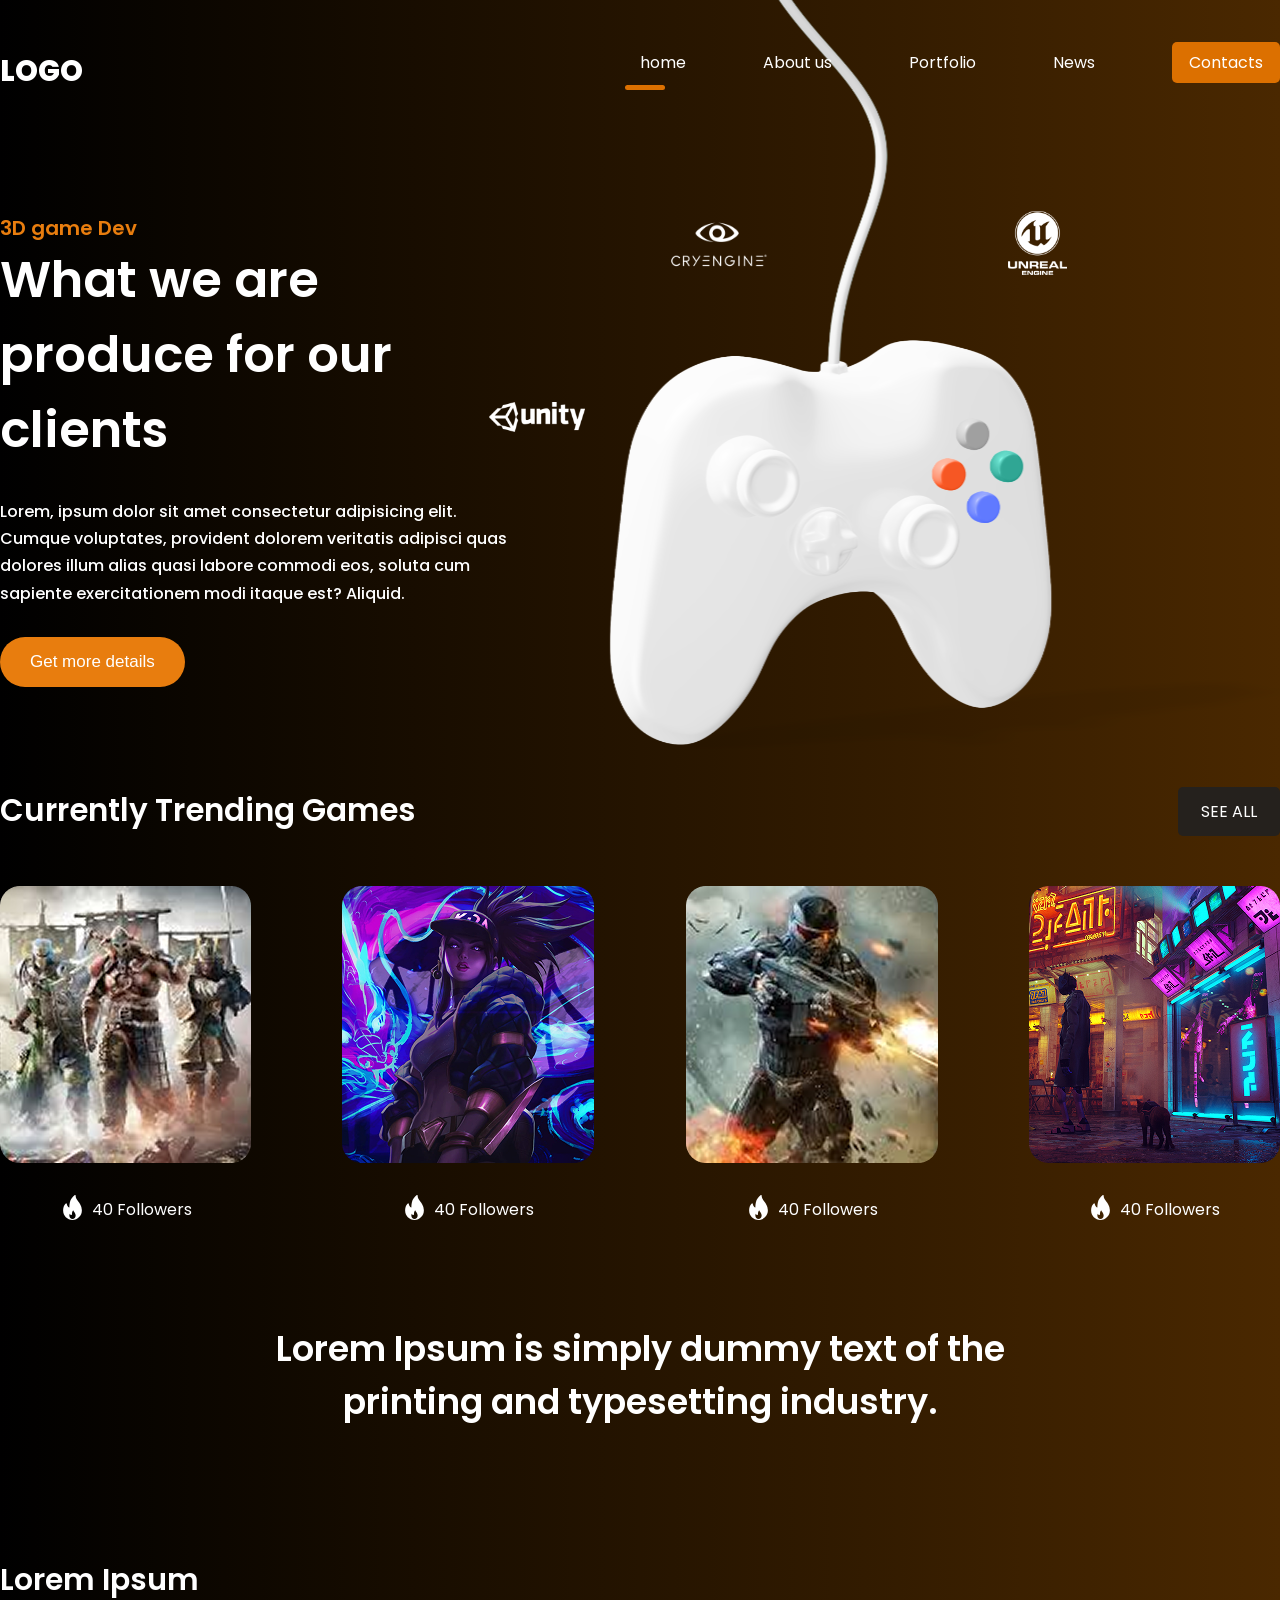
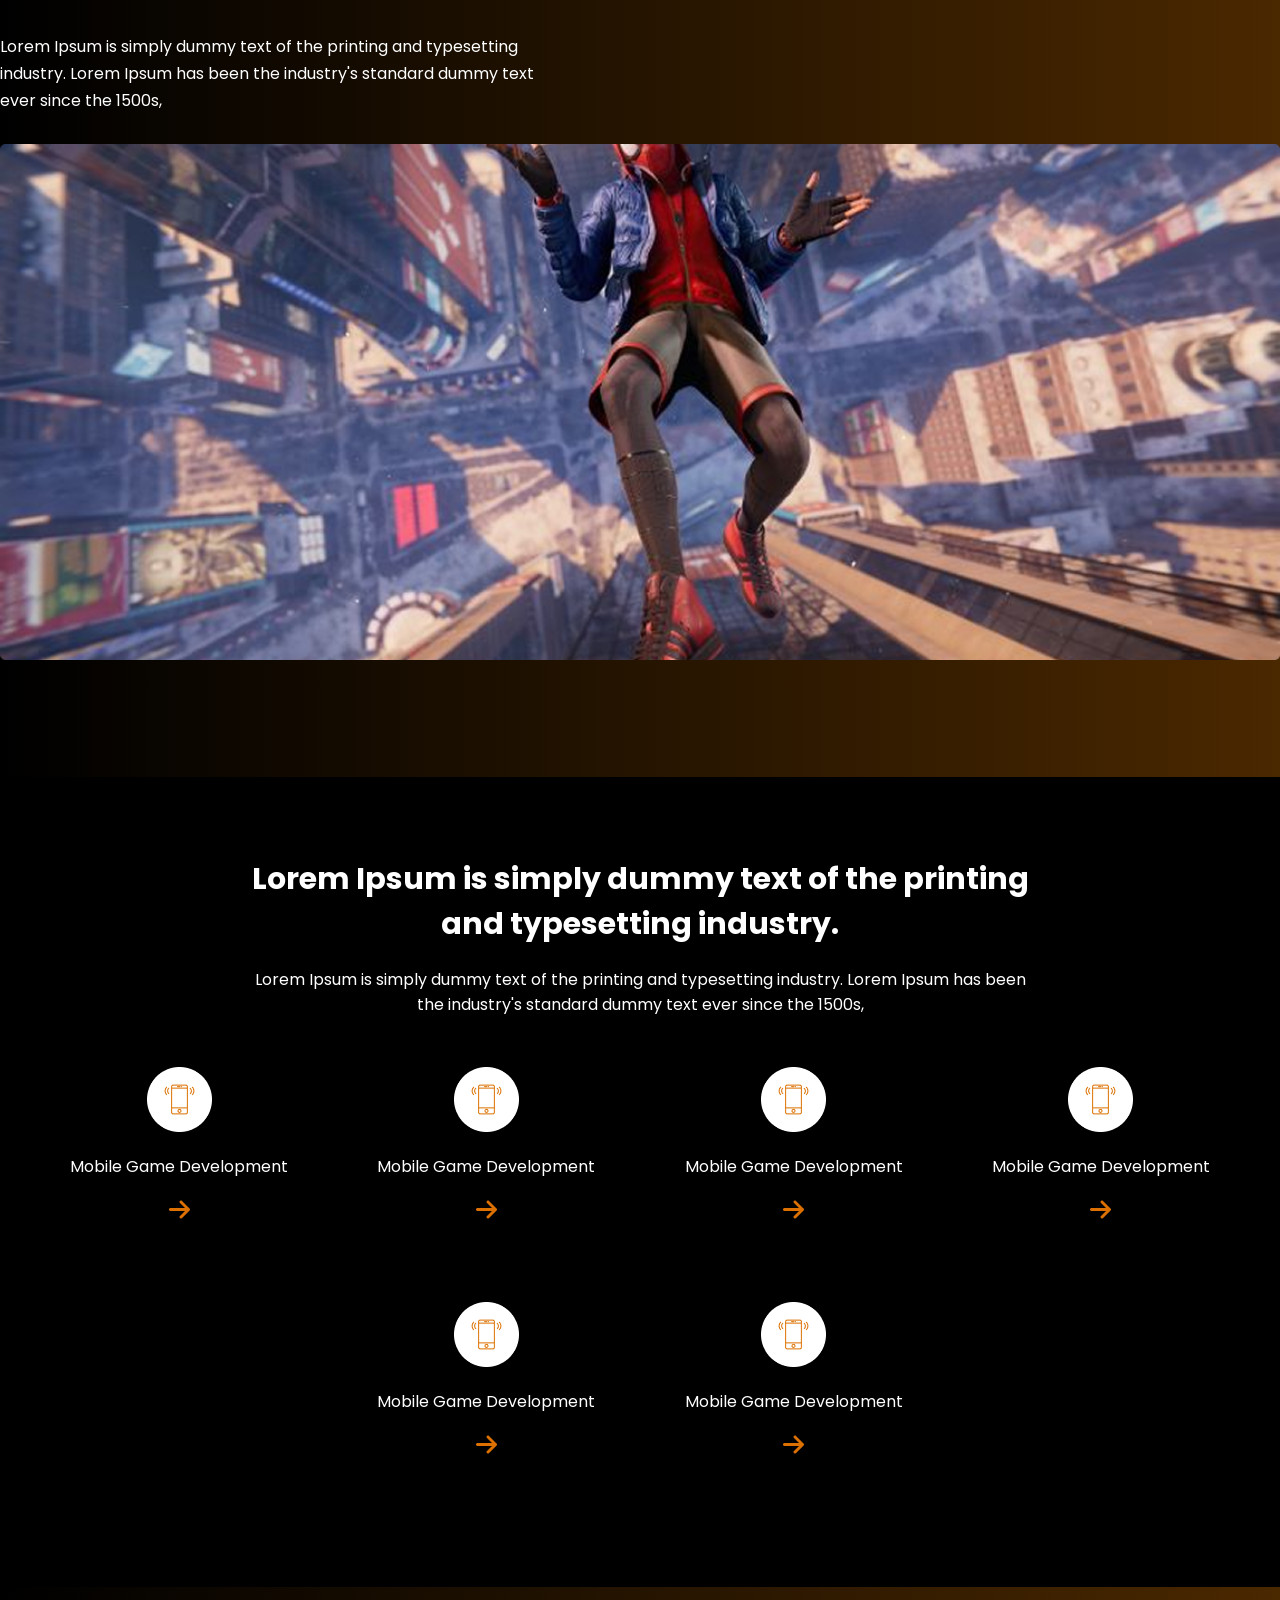
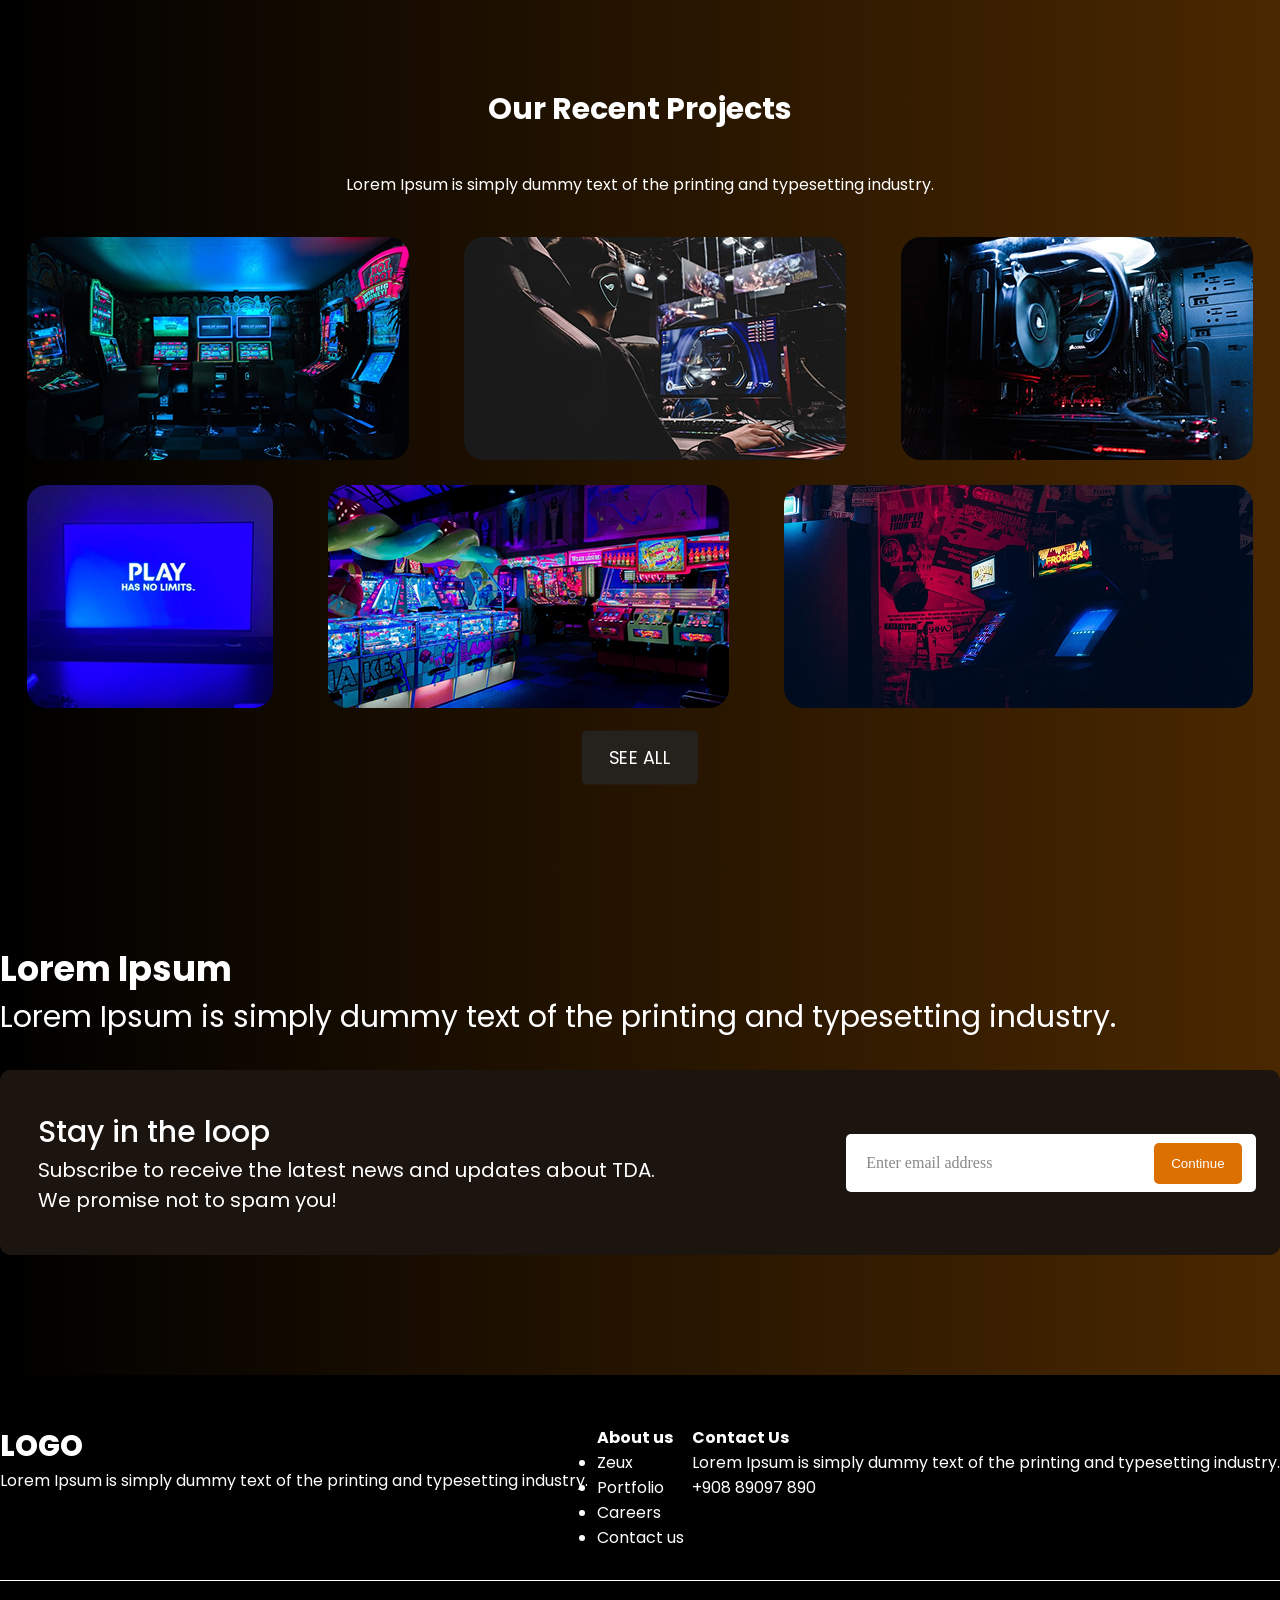
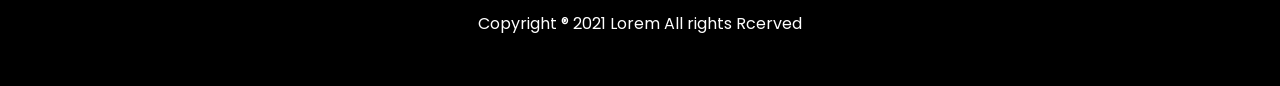
<file: index.html>
<!DOCTYPE html>
 <html lang="en">
 <head>
    <meta charset="UTF-8">
    <meta name="viewport" content="width=device-width, initial-scale=1.0">
    <title>First</title>
    <link rel="stylesheet" href="/css/main.css">
 </head>
 <body>
    <div class="wrapper">
    <header class="container">
        <span class="logo">
           logo
        </span>
        <nav>
            <ul>
                <li class="active"><a href='/'>home</a></li>
                <li><a href='/about.html'>About us</a></li>
                <li><a href='#'>Portfolio</a></li>
                <li><a href='#'>News</a></li>
                <li class="btn"><a href='/contacts.html'>Contacts</a></li>
            </ul>
        </nav>

    </header>
    <div class="hero container">
        <div class="hero--info">
            <h2>3D game Dev</h2>
            <h1>What we are produce for our clients</h1>
            <p>Lorem, ipsum dolor sit amet consectetur adipisicing elit.
                 Cumque voluptates, provident dolorem veritatis adipisci quas
                 dolores illum alias quasi labore commodi eos, soluta cum sapiente
                  exercitationem modi itaque est? Aliquid.</p>
            <button class="btn">Get more details</button>
        </div>
        <img src="img/joystick.svg" alt="">
    </div>
    <div class="container trending">
        <a href="#" class="see-all">SEE ALL</a>
        <h3>Currently Trending Games</h3>
        <div class="games">
            <div class="block">
                <img src="/img/game1.png" alt="">
                <span><img src="/img/fire.svg" alt="">40 Followers</span>
            </div>
            <div class="block">
                <img src="/img/game2.png" alt="">
                <span><img src="/img/fire.svg" alt="">40 Followers</span>
            </div>
            <div class="block">
                <img src="/img/game3.png" alt="">
                <span><img src="/img/fire.svg" alt="">40 Followers</span>
            </div>
            <div class="block">
                <img src="/img/game4.png" alt="">
                <span><img src="/img/fire.svg" alt="">40 Followers</span>
            </div>
        </div>
    </div>
    <div class="container big-text">
        <p>Lorem Ipsum is simply dummy text of the printing and typesetting industry.</p>
    </div>
    <div class="container banner">
        <h3>Lorem Ipsum</h3>
        <p>Lorem Ipsum is simply dummy text of the printing and typesetting industry. Lorem Ipsum has been the industry's standard dummy text ever since the 1500s,</p>
        <img src="img/spidy.png" alt="">
    </div>
    </div>
    <div class="features">
        <div class="container">
            <h3>Lorem Ipsum is simply dummy text of the printing and typesetting industry.</h3>
            <p>Lorem Ipsum is simply dummy text of the printing and typesetting industry. Lorem Ipsum has been the industry's standard dummy text ever since the 1500s,</p>
            <div class="info">
                <div class="block">
                    <img src="img/feat1.png" alt="">
                    <p>Mobile Game Development</p>
                    <img src="img/arrow.png" alt="">
                </div>
                <div class="block">
                    <img src="img/feat1.png" alt="">
                    <p>Mobile Game Development</p>
                    <img src="img/arrow.png" alt="">
                </div>
                <div class="block">
                    <img src="img/feat1.png" alt="">
                    <p>Mobile Game Development</p>
                    <img src="img/arrow.png" alt="">
                </div>
                <div class="block">
                    <img src="img/feat1.png" alt="">
                    <p>Mobile Game Development</p>
                    <img src="img/arrow.png" alt="">
                </div>
                <div class="block">
                    <img src="img/feat1.png" alt="">
                    <p>Mobile Game Development</p>
                    <img src="img/arrow.png" alt="">
                </div>
                <div class="block">
                    <img src="img/feat1.png" alt="">
                    <p>Mobile Game Development</p>
                    <img src="img/arrow.png" alt="">
                </div>
            </div>
        </div>
    </div>
    <div class="wrapper">
        <div class="container projects">
            <h3>Our Recent Projects</h3>
            <p>Lorem Ipsum is simply dummy text of the printing and typesetting industry. </p>
            <div class="images">
                <img src="img/recent1.png" alt="">
                <img src="img/recent2.png" alt="">
                <img src="img/recent3.png" alt="">
            </div>
            <div class="images">
                <img src="img/recent5.png" alt="">
                <img src="img/recent4.png" alt="">
                <img src="img/recent6.png" alt="">
            </div>
            <a href="" class="see-all">SEE ALL</a>
        </div>
        <div class="container email">
            <h3>Lorem Ipsum</h3>
            <p>Lorem Ipsum is simply dummy text of the printing and typesetting industry. </p>
            <div class="block">
                <div>
                    <h4>Stay in the loop</h4>
                    <p>Subscribe to receive the latest news and updates about TDA. We promise not to spam you! </p>
                </div>
                <div>
                    <input type="email" id="emailField" placeholder="Enter email address">
                    <button onclick="checkEmail()">Continue</button>
                </div>
            </div>
        </div>
    </div>
    <footer>
        <div class="fblocks container">
            <div>
                <span class="logo">LOGO</span>
                <p>Lorem Ipsum is simply dummy text of the printing and typesetting industry. </p>
            </div>
            <div>
                <h4>About us</h4>
                <ul>
                    <li>Zeux</li>
                     <li>Portfolio</li>
                     <li>Careers</li>
                     <li> Contact us</li>
                </ul>
            </div>
            <div>
                <h4>Contact Us</h4>
                <p>Lorem Ipsum is simply dummy text of the printing and typesetting industry. </p>
                <p>+908 89097 890</p>
            </div>
        </div>
        <hr>
        <p>Copyright ® 2021 Lorem All rights Rcerved</p>
    </footer>

    <script>
        function checkEmail() {
           let email = document.querySelector('#emailField').value;
           if(!email.includes('@')) alert('No symbol @');
           else if(!email.includes('.')) alert('No symbol .');
           else alert('Cool!');
           
        }
    </script>
 </body>
 </html>
</file>
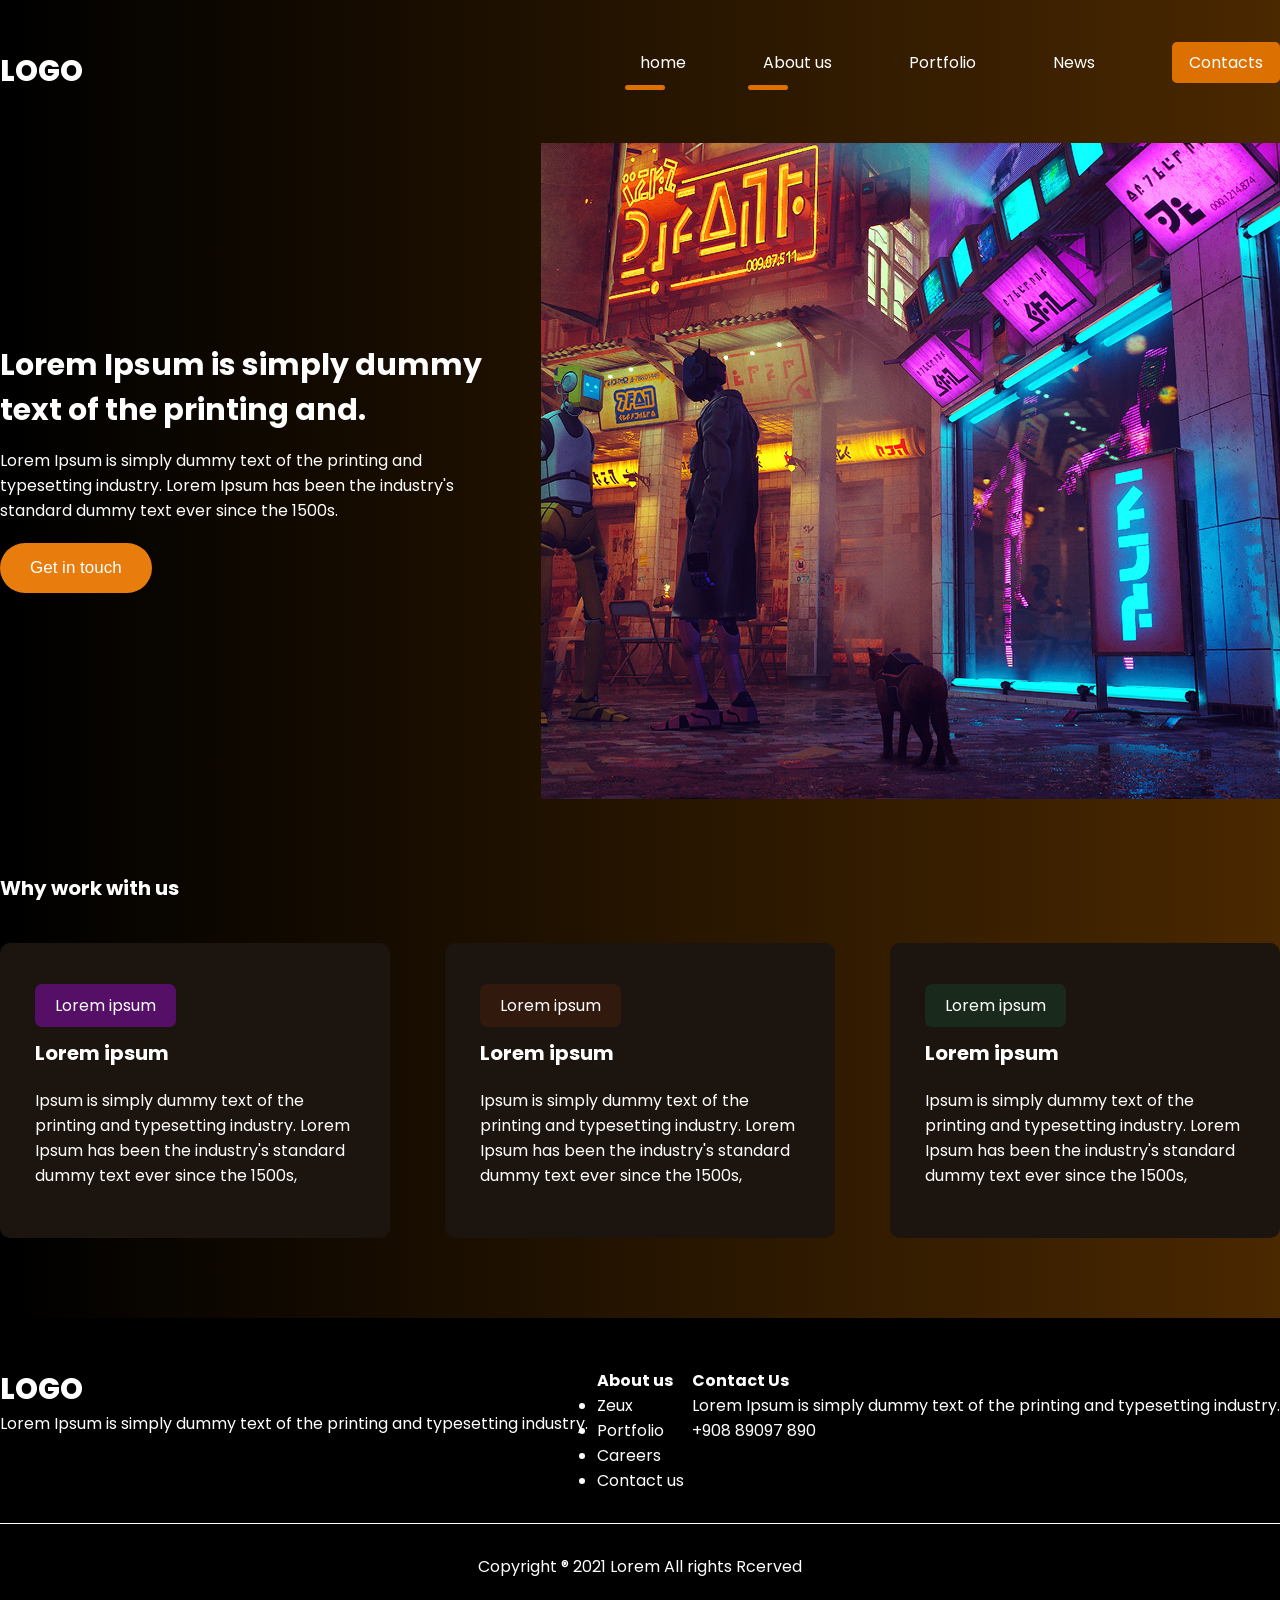
<file: about.html>
<!DOCTYPE html>
 <html lang="en">
 <head>
    <meta charset="UTF-8">
    <meta name="viewport" content="width=device-width, initial-scale=1.0">
    <title>First</title>
    <link rel="stylesheet" href="/css/main.css">
 </head>
 <body>
    <div class="wrapper">
    <header class="container">
        <span class="logo">
           logo
        </span>
        <nav>
            <ul>
                <li class="active"><a href='/'>home</a></li>
                <li class="active"><a href='/about.html'>About us</a></li>
                <li><a href='#'>Portfolio</a></li>
                <li><a href='#'>News</a></li>
                <li class="btn"><a href='/contacts.html'>Contacts</a></li>
            </ul>
        </nav>

    </header>

    <div class="hero-about container">
        <div class="info">
            <h1>Lorem Ipsum is simply dummy text of the printing and.</h1>
            <p>Lorem Ipsum is simply dummy text of the printing and typesetting industry. Lorem Ipsum has been the industry's standard dummy text ever since the 1500s.</p>
            <button class="btn">Get in touch</button>
        </div>
        <img src="/img/about-banner.png" alt="">
    </div>

    <div class="container work">
        <h2>Why work with us</h2>
        <div class="blocks">
            <div class="block">
                <span class="badge purple">Lorem ipsum</span>
                <h3>Lorem ipsum</h3>
                <p>Ipsum is simply dummy text of the printing and typesetting industry. Lorem Ipsum has been the industry's standard dummy text ever since the 1500s,</p>
            </div>
            <div class="block">
                <span class="badge brown">Lorem ipsum</span>
                <h3>Lorem ipsum</h3>
                <p>Ipsum is simply dummy text of the printing and typesetting industry. Lorem Ipsum has been the industry's standard dummy text ever since the 1500s,</p>
            </div>
            <div class="block">
                <span class="badge green">Lorem ipsum</span>
                <h3>Lorem ipsum</h3>
                <p>Ipsum is simply dummy text of the printing and typesetting industry. Lorem Ipsum has been the industry's standard dummy text ever since the 1500s,</p>
            </div>
        </div>
    </div>
    
    <footer>
        <div class="fblocks container">
            <div>
                <span class="logo">LOGO</span>
                <p>Lorem Ipsum is simply dummy text of the printing and typesetting industry. </p>
            </div>
            <div>
                <h4>About us</h4>
                <ul>
                    <li>Zeux</li>
                     <li>Portfolio</li>
                     <li>Careers</li>
                     <li> Contact us</li>
                </ul>
            </div>
            <div>
                <h4>Contact Us</h4>
                <p>Lorem Ipsum is simply dummy text of the printing and typesetting industry. </p>
                <p>+908 89097 890</p>
            </div>
        </div>
        <hr>
        <p>Copyright ® 2021 Lorem All rights Rcerved</p>
    </footer>

    <script>
        function checkEmail() {
           let email = document.querySelector('#emailField').value;
           if(!email.includes('@')) alert('No symbol @');
           else if(!email.includes('.')) alert('No symbol .');
           else alert('Cool!');
           
        }
    </script>
 </body>
 </html>
</file>
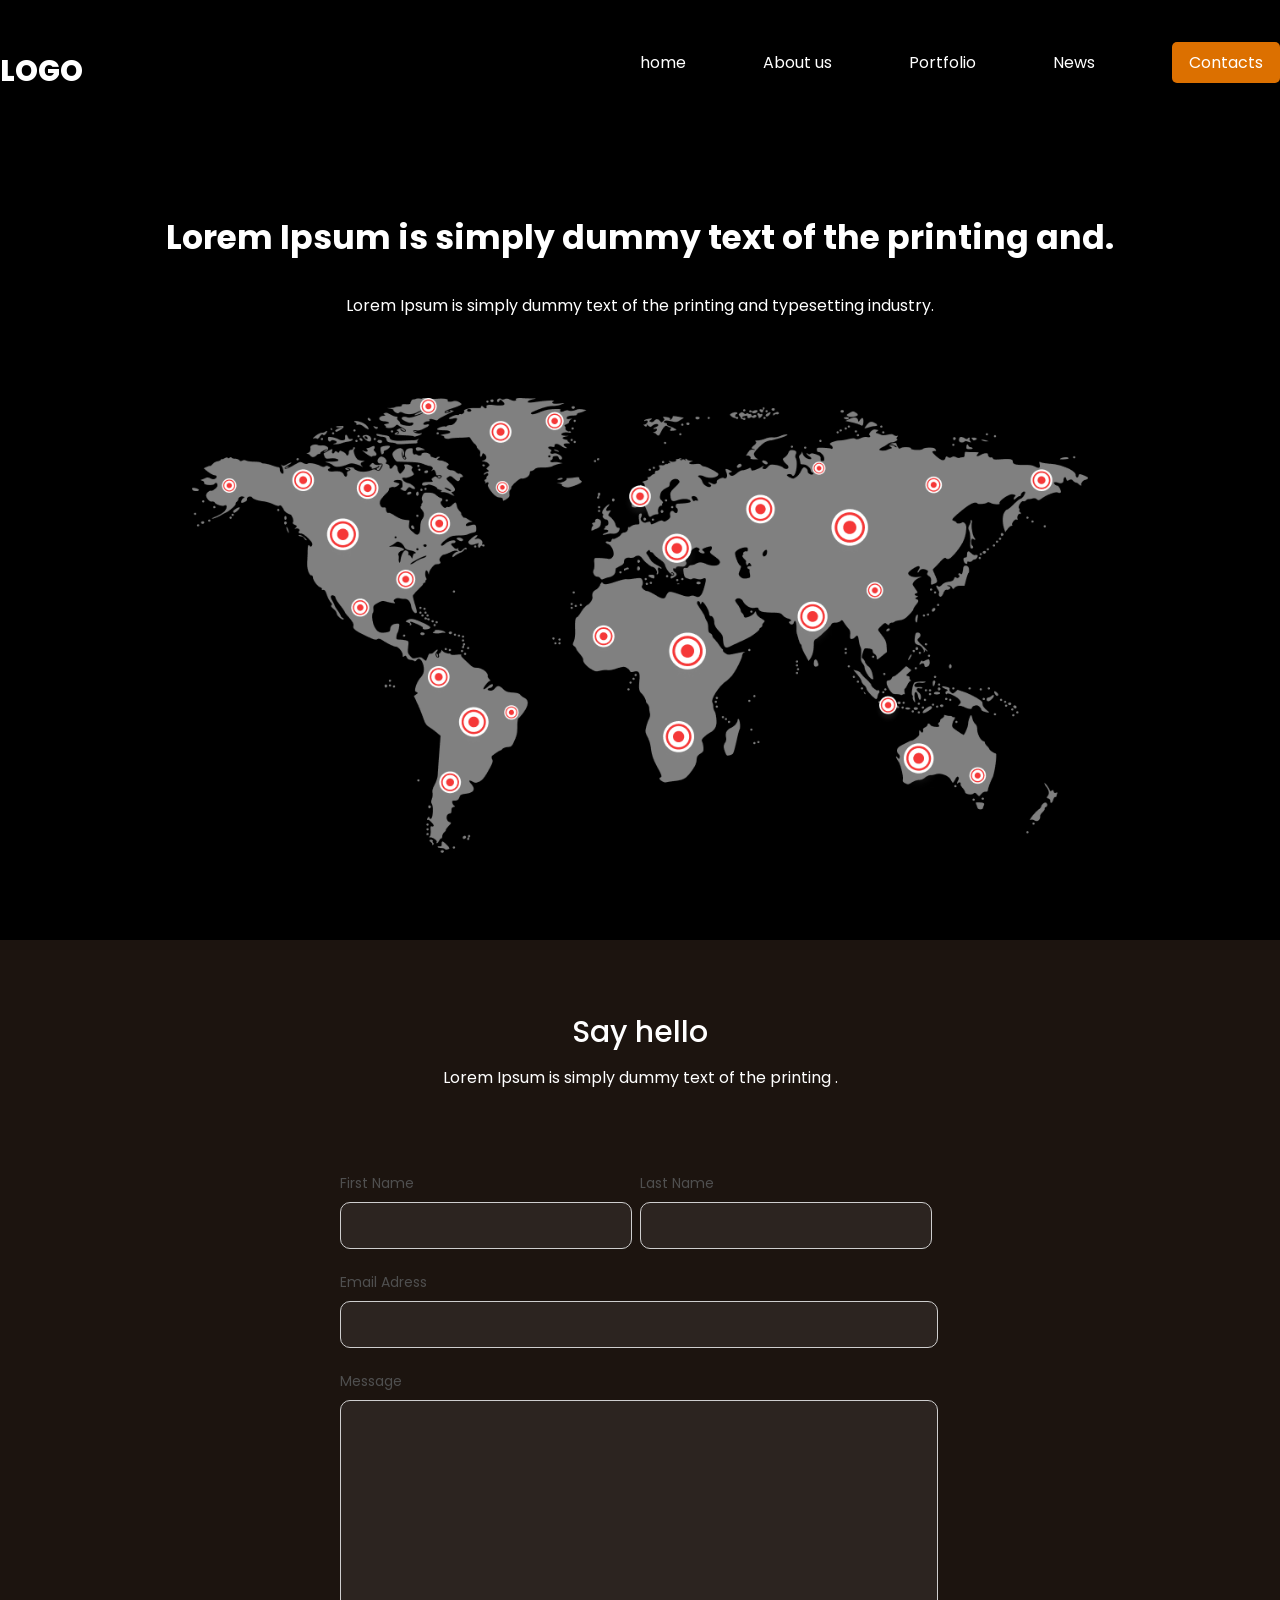
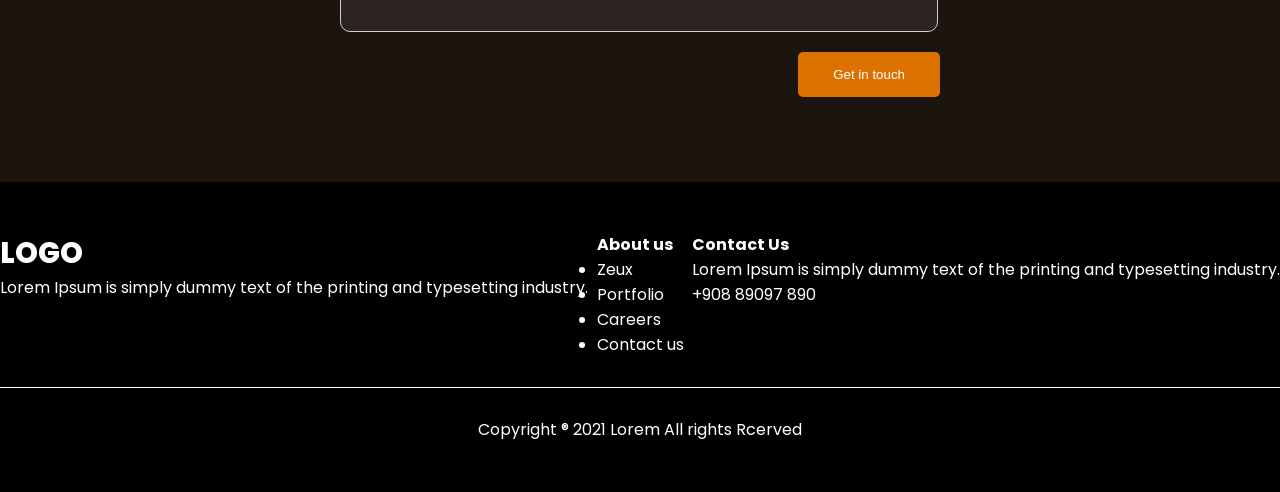
<file: contacts.html>
<!DOCTYPE html>
 <html lang="en">
 <head>
    <meta charset="UTF-8">
    <meta name="viewport" content="width=device-width, initial-scale=1.0">
    <title>First</title>
    <link rel="stylesheet" href="/css/main.css">
 </head>
 <body>
    <header class="container">
        <span class="logo">
           logo
        </span>
        <nav>
            <ul>
                <li><a href='/index.html'>home</a></li>
                <li><a href='/about.html'>About us</a></li>
                <li><a href='#'>Portfolio</a></li>
                <li><a href='#'>News</a></li>
                <li class="btn"><a href='/'>Contacts</a></li>
            </ul>
        </nav>

    </header>
    
    <div class="container hero-contacts">
        <h1>Lorem Ipsum is simply dummy text of the printing and.</h1>
        <p>Lorem Ipsum is simply dummy text of the printing and typesetting industry. </p>
        <img src="/img/global.png" alt="">
    </div>
    <div class="feedback">
        <div class="container">
            <h2>Say hello</h2>
            <p>Lorem Ipsum is simply dummy text of the printing .</p>
            <form>
                <div class="inline">
                    <div>
                        <label>First Name</label>
                        <input type="text">
                    </div>
                    <div>
                        <label>Last Name</label>
                        <input type="text">
                    </div>
                </div>
                <label>Email Adress</label>
                <input type="email" class="one-line">
                <label>Message</label>
                <textarea class="one-line"></textarea>
                <button type="button">Get in touch</button>
            </form>
        </div>
    </div>
    <footer>
        <div class="fblocks container">
            <div>
                <span class="logo">LOGO</span>
                <p>Lorem Ipsum is simply dummy text of the printing and typesetting industry. </p>
            </div>
            <div>
                <h4>About us</h4>
                <ul>
                    <li>Zeux</li>
                     <li>Portfolio</li>
                     <li>Careers</li>
                     <li> Contact us</li>
                </ul>
            </div>
            <div>
                <h4>Contact Us</h4>
                <p>Lorem Ipsum is simply dummy text of the printing and typesetting industry. </p>
                <p>+908 89097 890</p>
            </div>
        </div>
        <hr>
        <p>Copyright ® 2021 Lorem All rights Rcerved</p>
    </footer>

    <script>
        function checkEmail() {
           let email = document.querySelector('#emailField').value;
           if(!email.includes('@')) alert('No symbol @');
           else if(!email.includes('.')) alert('No symbol .');
           else alert('Cool!');
           
        }
    </script>
 </body>
 </html>
</file>
<file: css/main.css>
@import url('https://fonts.googleapis.com/css2?family=Poppins:wght@400;500;700;800&display=swap');
*{
    margin: 0;
    padding: 0;
}
body {
    font-family: 'Poppins';
    font-weight: 400;
    color: #fff;
    font-size: 16px;
    background: #000;
}
a {
    text-decoration: none;
}
img {
    max-width: 100%;
}
.wrapper {
    background: linear-gradient(90deg,rgba(0, 0, 0, 1) 0%, rgba(74, 40, 0, 1) 100%);
    width:100%;
    overflow-x: hidden;
}
.container {
   /*  width: 1400px; */
    margin: 0 auto;
}

header {
    padding: 50px 0;
}

header .logo, footer .fblocks .logo {
    text-transform: uppercase;
    font-size: 29px;
    font-weight: 800;
}

header nav {
    float: right;
    width: 50%;
}

header nav ul {
    list-style: none;
    display:flex;
    justify-content: space-between;
    z-index: 2;
    position: relative;
}

header nav ul li {
    display: inline-block;
}

header nav ul li a {
    color: #fff;
}

header nav ul li.active::after {
    content: '';
    display: block;
    width: 40px;
    height: 5px;
    background:#DC7000;
    border-radius: 10px;
    position: relative;
    top:10px;
    left: -15px;
}

header nav  ul li:not(.active):not(.btn) a:hover {
    border-bottom: 5px solid #DC7000;
}

header nav ul li.btn a, .email .block button {
    background: #DC7000;
    padding: 9px 17px;
    border-radius: 5px;
    transition: all 500ms ease;
}

header nav ul li.btn a:hover {
    background: #dc000092
}

.hero {
    padding-bottom: 100px;
    position: relative;
    z-index: 1;
}
.hero--info {
    width:530px;
    padding-top: 70px;
}

.hero--info h2{
    color: #E87D0E;
    font-size: 20px;
    font-weight: 600;
}

.hero--info h1{
    font-size: 50px;
    font-weight: 600;
}

.hero--info p{
    font-weight: 500;
    line-height: 170%;
    margin: 30px 0;
}

.hero--info .btn, .hero-about .info .btn {
    background: #E87D0E;
    color: #fff;
    border-radius: 50px;
    padding: 15px 30px;
    border:0;
    transition: all 500ms ease;
    font-size: 17px;
}

.hero--info .btn:hover, .hero-about .info .btn:hover {
    cursor: pointer;
    transform: scale(1.1);
}

.hero img {
    position: absolute;
    top: -150px;
    right:0px;
}

/* Секция с играми */

.trending h3 {
    font-weight: 600;
    font-size: 31px;
}

.trending .see-all, .projects .see-all {
    color: #fff;
    background: #25211D;
    border-radius: 5px;
    padding: 12px 23px;
    float: right;
    display: block;
    transition: all 500ms ease;
}

.tranding {
    padding-top: 50px;
}

.trending .see-all:hover, .projects .see-all {
    transform: scale(1.1);
}

.trending .games {
    display: flex;
    justify-content: space-between;
    width: 100%;
    padding: 50px 0;   
}

.trending .games span {
    display: block;
    text-align: center;
    margin-top: 20px;
}

.trending .games span img {
    position: relative;
    top: 5px;
    margin-right: 7px;
}

.big-text{
    padding: 50px 0;
    font-size: 35px;
    font-weight: 600;
    text-align: center;
    width:800px;

}

.banner {
    padding: 80px 0;
}

.banner h3 {
    font-size: 30px;
    font-weight: 600;
    margin-bottom: 30px;
}

.banner p {
    line-height: 170%;
    margin-bottom: 30px;
    width: 550px;
}

.banner img {
    width:100%;
    margin-bottom: 30px;
}

/* Block 3 */
.features {
    background: url('/img/BG2.png') no-repeat center fixed;
    background-size: cover;
    padding: 80px 0;
}

.features h3, .features p {
    margin-bottom: 20px;
    text-align: center;
    max-width: 800px;
    margin-left: auto;
    margin-right: auto;
}

.features h3 {
    font-size: 30px;
}

.features .info {
    display: flex;
    justify-content: center;
    flex-wrap: wrap;
}

.features .info .block {
    text-align: center;
    width: 20%;
    margin: 30px 2%;
}

.features .info .block img {
    margin-bottom: 15px;
}

.projects {
    padding: 100px 0;
}

.projects h3 {
    font-size: 30px;
    text-align: center;
}

.projects p {
    margin: 40px 0;
    text-align: center;
}

.projects .images {
    display: flex;
    justify-content: space-around;
    margin-bottom: 25px;
}

.projects .see-all {
    float: none;
    width: 60px;
    text-align: center;
    margin: 0 auto;
}

/*  section info*/

.hero-about {
    position:relative;
}
.hero-about .info {
    width: 500px;
    padding: 200px 0;
}
 
.hero-about .info h1 {
    margin-bottom: 15px;
    font-size: 30px;
}

.hero-about .info .btn {
    margin-top: 20px;
}

.hero-about img {
    position:absolute;
    right:0;
    top:0;
}

.work {
    padding:80px 0;
}

.work h2 {
    font-size: 20px;
    margin-bottom: 40px;
}

.work .blocks {
    display: flex;
    justify-content: space-between;
}

.work .blocks .block {
     width:25%;
     border-radius: 10px;
     padding: 50px 35px;
     background: #1C140F;
}

.work .blocks .block h3 {
    font-size: 20px;
    margin: 20px 0;
}

.work .blocks .block .badge {
    border-radius: 7px;
    padding: 10px 20px;
}

.work .blocks .block .badge.purple {
    background: #560F67;
} 
.work .blocks .block .badge.brown {
    background: #31190D;
} 
.work .blocks .block .badge.green {
    background: #192A1D;
} 
/* Нижняя часть */

.email {
    padding-bottom: 120px;
    margin-top: 60px;
    font-size: 30px;
}

.email .block {
    background: #1C140F;
    margin-top: 30px;
    border-radius: 10px;
    padding: 40px 3%;
    width: 94%;
    display: flex;
    justify-content: space-between;
    align-items: center;
}

.email .block h4 {
    font-size: 30px;
    font-weight: 500;
}

.email .block p {
    width: 650px;
    font-size: 20px;
}

.email .block input {
    background: #fff;
    outline: none;
    border: 0;
    border-radius: 5px;
    width: 270px;
    font-family: 'Times New Roman', Times, serif;
    font-size: medium;
    font-weight: 500;
    padding: 20px;
    position: relative;
    right: -110px;
    z-index: 1;
    padding-right: 120px;

}
.email .block input::placeholder {
    color: #898989;
}

.email .block button {
    cursor: pointer;
    border: 0;
    padding: 13px 17px;
    position: relative;
    z-index: 2;
    color: #fff;
}

/* page contacts */

.feedback {
    padding: 70px 0;
    background: #1C140F;
}
.feedback h2{
    text-align: center;
    font-weight: 500;
    font-size: 30px;
}
.feedback p{
    text-align: center;
    margin-top: 10px;
}

.feedback form {
    margin: 80px auto;
    width: 600px;
}

.feedback form .inline {
    display: flex;
    justify-content: space-between;
}
.feedback form .inline>div {
    width: 50%;
}

.feedback form label {
    color: #4F4F4F;
    font-size: 14px;
}

.feedback form input, .feedback form textarea {
      background: #2C2420;
      border-radius: 10px;
      border: 0.6px solid #CECECE;
      display: block;
      width: 90%;
      padding: 15px 10px;
      outline: none;
      color: #fff;
      margin-top: 7px;
      margin-bottom: 20px;
    }
    
    .feedback form .one-line {
    width: 96%;
    }

    .feedback form textarea {
        resize: none;
        height: 200px;
    }

    .feedback form button {
        background: #DC7000;
        border-radius: 5px;
        border:0;
        float: right;
        cursor: pointer;
        color: #fff;
        padding: 15px 35px;
        transition: all 500ms ease;
    }

    .feedback form button:hover {
        background: rgb(212, 42, 42);
    }


.hero-contacts h1{
    text-align: center;
    margin-top: 70px;
    margin-bottom: 30px;
    font-size: 33px;
}

.hero-contacts p {
    text-align: center;
}

.hero-contacts img {
    width: 70%;
    margin: 80px 15%;
}

footer {
    background: #000;
    padding: 50px 0;
}

footer .fblocks {
    display: flex;
    justify-content: space-between;
}

footer .blocks p {
    width: 300px;
    margin: 15px 0;
}

footer .blocks h4 {
    font-weight: 500;
    font-size: 17px;
}

footer .blocks ul {
    list-style: none;
}
footer .blocks ul li {
    margin-top: 7px;
}

footer hr {
    margin: 30px 0;
    border: 0;
    height: 0.6px;
    background: #fff;
}

footer>p {
    text-align: center;
}
</file>
